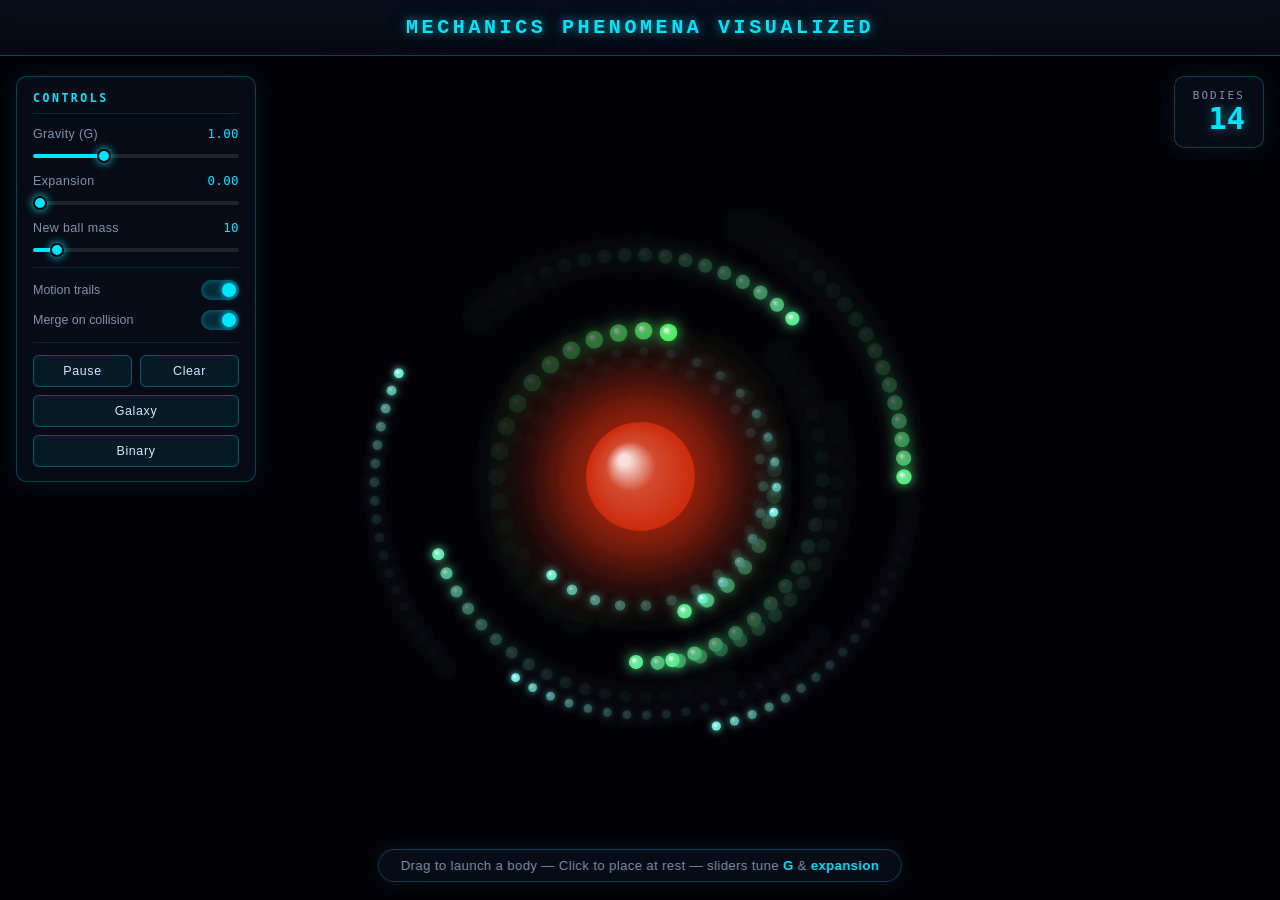
<file: physics-lesson.html>
<!DOCTYPE html>
<html lang="en">
<head>
<meta charset="UTF-8" />
<meta name="viewport" content="width=device-width, initial-scale=1.0" />
<title>Mechanics Phenomena Visualized</title>
<style>
  :root {
    --bg: #05070d;
    --panel: rgba(10, 16, 28, 0.72);
    --panel-border: rgba(0, 229, 255, 0.25);
    --accent: #00e5ff;
    --accent-soft: rgba(0, 229, 255, 0.15);
    --text: #cfe9ff;
    --text-dim: #7d93ad;
  }

  * { box-sizing: border-box; margin: 0; padding: 0; }

  html, body {
    width: 100%;
    height: 100%;
    overflow: hidden;
    background: var(--bg);
    color: var(--text);
    font-family: "Segoe UI", -apple-system, BlinkMacSystemFont, "Helvetica Neue", Arial, sans-serif;
    user-select: none;
  }

  /* Subtle starfield behind canvas */
  body::before {
    content: "";
    position: fixed;
    inset: 0;
    background:
      radial-gradient(1px 1px at 20% 30%, rgba(255,255,255,0.6), transparent 50%),
      radial-gradient(1px 1px at 70% 60%, rgba(255,255,255,0.4), transparent 50%),
      radial-gradient(1px 1px at 40% 80%, rgba(255,255,255,0.35), transparent 50%),
      radial-gradient(1.5px 1.5px at 85% 15%, rgba(180,220,255,0.5), transparent 50%),
      radial-gradient(1px 1px at 55% 45%, rgba(255,255,255,0.3), transparent 50%),
      radial-gradient(circle at 50% 50%, #070b16 0%, #05070d 70%);
    pointer-events: none;
    z-index: 0;
  }

  /* Title bar */
  .title-bar {
    position: fixed;
    top: 0; left: 0; right: 0;
    height: 56px;
    display: flex;
    align-items: center;
    justify-content: center;
    background: linear-gradient(180deg, rgba(8,14,26,0.9), rgba(8,14,26,0.4));
    border-bottom: 1px solid var(--panel-border);
    backdrop-filter: blur(8px);
    z-index: 10;
  }

  .title-bar h1 {
    font-size: 1.25rem;
    font-weight: 600;
    letter-spacing: 0.18em;
    text-transform: uppercase;
    color: var(--accent);
    text-shadow: 0 0 10px rgba(0, 229, 255, 0.6), 0 0 22px rgba(0, 229, 255, 0.25);
    font-family: "Consolas", "Courier New", monospace;
  }

  /* Canvas */
  #stage {
    position: fixed;
    top: 56px; left: 0;
    width: 100%;
    height: calc(100% - 56px);
    display: block;
    cursor: crosshair;
    z-index: 1;
  }

  /* Control panel */
  .panel {
    position: fixed;
    top: 76px;
    left: 16px;
    width: 240px;
    background: var(--panel);
    border: 1px solid var(--panel-border);
    border-radius: 10px;
    padding: 14px 16px;
    backdrop-filter: blur(10px);
    box-shadow: 0 0 22px rgba(0, 229, 255, 0.08), inset 0 0 18px rgba(0, 229, 255, 0.03);
    z-index: 20;
    font-size: 0.82rem;
  }

  .panel h2 {
    font-size: 0.72rem;
    letter-spacing: 0.22em;
    text-transform: uppercase;
    color: var(--accent);
    margin-bottom: 12px;
    padding-bottom: 8px;
    border-bottom: 1px solid rgba(0, 229, 255, 0.15);
    font-family: "Consolas", monospace;
  }

  .control { margin-bottom: 12px; }
  .control:last-child { margin-bottom: 0; }

  .control label {
    display: flex;
    justify-content: space-between;
    align-items: center;
    color: var(--text-dim);
    font-size: 0.78rem;
    margin-bottom: 5px;
    letter-spacing: 0.03em;
  }
  .control label .val {
    color: var(--accent);
    font-family: "Consolas", monospace;
    font-size: 0.78rem;
  }

  input[type="range"] {
    width: 100%;
    -webkit-appearance: none;
    appearance: none;
    height: 4px;
    background: linear-gradient(90deg, var(--accent) var(--pct, 50%), rgba(255,255,255,0.1) var(--pct, 50%));
    border-radius: 2px;
    outline: none;
  }
  input[type="range"]::-webkit-slider-thumb {
    -webkit-appearance: none;
    appearance: none;
    width: 14px; height: 14px;
    border-radius: 50%;
    background: var(--accent);
    border: 2px solid #05070d;
    box-shadow: 0 0 8px var(--accent);
    cursor: pointer;
  }
  input[type="range"]::-moz-range-thumb {
    width: 14px; height: 14px;
    border-radius: 50%;
    background: var(--accent);
    border: 2px solid #05070d;
    box-shadow: 0 0 8px var(--accent);
    cursor: pointer;
  }

  /* Toggles */
  .toggle-row {
    display: flex;
    align-items: center;
    justify-content: space-between;
    margin-bottom: 10px;
  }
  .toggle-row span {
    color: var(--text-dim);
    font-size: 0.78rem;
  }
  .switch {
    position: relative;
    width: 38px; height: 20px;
    flex-shrink: 0;
  }
  .switch input { opacity: 0; width: 0; height: 0; }
  .slider-sw {
    position: absolute; inset: 0;
    background: rgba(255,255,255,0.1);
    border-radius: 20px;
    cursor: pointer;
    transition: background 0.2s;
  }
  .slider-sw::before {
    content: "";
    position: absolute;
    height: 14px; width: 14px;
    left: 3px; top: 3px;
    background: #8aa0b8;
    border-radius: 50%;
    transition: transform 0.2s, background 0.2s;
  }
  .switch input:checked + .slider-sw {
    background: var(--accent-soft);
    box-shadow: inset 0 0 6px rgba(0,229,255,0.4);
  }
  .switch input:checked + .slider-sw::before {
    transform: translateX(18px);
    background: var(--accent);
    box-shadow: 0 0 6px var(--accent);
  }

  .divider {
    height: 1px;
    background: rgba(0, 229, 255, 0.12);
    margin: 12px 0;
  }

  /* Buttons */
  .btn-row {
    display: grid;
    grid-template-columns: 1fr 1fr;
    gap: 8px;
  }
  .btn-row .full { grid-column: 1 / -1; }

  .pbtn {
    padding: 8px 10px;
    font-size: 0.78rem;
    letter-spacing: 0.05em;
    color: var(--text);
    background: rgba(0, 229, 255, 0.07);
    border: 1px solid rgba(0, 229, 255, 0.3);
    border-radius: 6px;
    cursor: pointer;
    transition: all 0.18s ease;
    font-family: inherit;
  }
  .pbtn:hover {
    background: rgba(0, 229, 255, 0.18);
    border-color: var(--accent);
    box-shadow: 0 0 10px rgba(0, 229, 255, 0.25);
  }
  .pbtn.active {
    background: var(--accent);
    color: #05070d;
    border-color: var(--accent);
    font-weight: 600;
    box-shadow: 0 0 12px rgba(0, 229, 255, 0.5);
  }

  /* Ball count (top-right) */
  .counter {
    position: fixed;
    top: 76px;
    right: 16px;
    background: var(--panel);
    border: 1px solid var(--panel-border);
    border-radius: 10px;
    padding: 12px 18px;
    backdrop-filter: blur(10px);
    box-shadow: 0 0 22px rgba(0, 229, 255, 0.08);
    z-index: 20;
    text-align: right;
  }
  .counter .label {
    font-size: 0.68rem;
    letter-spacing: 0.2em;
    text-transform: uppercase;
    color: var(--text-dim);
    font-family: "Consolas", monospace;
  }
  .counter .num {
    font-size: 1.9rem;
    font-weight: 700;
    color: var(--accent);
    font-family: "Consolas", monospace;
    line-height: 1.1;
    text-shadow: 0 0 12px rgba(0, 229, 255, 0.5);
  }

  /* Instruction hint (bottom center) */
  .hint {
    position: fixed;
    bottom: 18px;
    left: 50%;
    transform: translateX(-50%);
    background: var(--panel);
    border: 1px solid var(--panel-border);
    border-radius: 999px;
    padding: 8px 22px;
    backdrop-filter: blur(10px);
    box-shadow: 0 0 18px rgba(0, 229, 255, 0.08);
    z-index: 20;
    font-size: 0.82rem;
    color: var(--text-dim);
    letter-spacing: 0.03em;
    white-space: nowrap;
  }
  .hint b { color: var(--accent); font-weight: 600; }

  /* Drag preview line */
  .drag-line {
    position: fixed;
    pointer-events: none;
    z-index: 15;
    color: var(--accent);
  }

  @media (max-width: 640px) {
    .panel { width: calc(100% - 32px); max-width: 260px; }
    .counter { padding: 8px 12px; }
    .counter .num { font-size: 1.4rem; }
    .hint { font-size: 0.72rem; padding: 7px 14px; white-space: normal; text-align: center; max-width: 90%; }
  }
</style>
</head>
<body>

<div class="title-bar">
  <h1>Mechanics Phenomena Visualized</h1>
</div>

<canvas id="stage"></canvas>

<!-- Control panel -->
<div class="panel" id="panel">
  <h2>Controls</h2>

  <div class="control">
    <label>Gravity (G) <span class="val" id="gVal">1.00</span></label>
    <input type="range" id="gSlider" min="0" max="3" step="0.01" value="1" />
  </div>

  <div class="control">
    <label>Expansion <span class="val" id="expVal">0.00</span></label>
    <input type="range" id="expSlider" min="0" max="1" step="0.01" value="0" />
  </div>

  <div class="control">
    <label>New ball mass <span class="val" id="massVal">10</span></label>
    <input type="range" id="massSlider" min="1" max="100" step="1" value="10" />
  </div>

  <div class="divider"></div>

  <div class="toggle-row">
    <span>Motion trails</span>
    <label class="switch">
      <input type="checkbox" id="trailToggle" checked />
      <span class="slider-sw"></span>
    </label>
  </div>

  <div class="toggle-row">
    <span>Merge on collision</span>
    <label class="switch">
      <input type="checkbox" id="mergeToggle" checked />
      <span class="slider-sw"></span>
    </label>
  </div>

  <div class="divider"></div>

  <div class="btn-row">
    <button class="pbtn" id="pauseBtn">Pause</button>
    <button class="pbtn" id="clearBtn">Clear</button>
    <button class="pbtn full" id="galaxyBtn">Galaxy</button>
    <button class="pbtn full" id="binaryBtn">Binary</button>
  </div>
</div>

<!-- Ball counter -->
<div class="counter">
  <div class="label">Bodies</div>
  <div class="num" id="ballCount">0</div>
</div>

<!-- Instruction hint -->
<div class="hint">
  Drag to launch a body — Click to place at rest — sliders tune <b>G</b> &amp; <b>expansion</b>
</div>

<script>
"use strict";

const canvas = document.getElementById("stage");
const ctx = canvas.getContext("2d");

// ----- State -----
const state = {
  bodies: [],
  G: 1.0,
  expansion: 0.0,
  newMass: 10,
  showTrails: true,
  mergeEnabled: true,
  paused: false,
  drag: null,      // { x, y } start point while dragging
  mouse: { x: 0, y: 0 },
};

// Physical tuning constants
const SOFTENING = 4;            // gravity softening (avoids singularity)
const DT = 0.5;                 // base timestep
const SUBSTEPS = 2;             // physics substeps per frame for stability
const DENSITY = 0.4;            // mass -> radius: r = (mass / DENSITY)^(1/3) * k
const RADIUS_K = 2.2;

// ----- Helpers -----
function radiusFromMass(m) {
  return Math.pow(m / DENSITY, 1 / 3) * RADIUS_K;
}

// Map mass to color: low mass -> bluish-white, high mass -> red/orange
function colorFromMass(m) {
  // normalize mass into 0..1 range (log-ish)
  const t = Math.min(1, Math.log10(m + 1) / Math.log10(3000));
  // hue: 210 (blue) -> 10 (red/orange)
  const hue = 210 - 200 * t;
  // lightness: high for small (white-blue), lower for large (deep red)
  const light = 72 - 30 * t;
  const sat = 70 + 20 * t;
  return `hsl(${hue}, ${sat}%, ${light}%)`;
}

function makeBody(x, y, vx, vy, mass) {
  return { x, y, vx, vy, mass, r: radiusFromMass(mass) };
}

// ----- Canvas sizing -----
function resize() {
  const dpr = window.devicePixelRatio || 1;
  canvas.width = Math.floor(window.innerWidth * dpr);
  canvas.height = Math.floor((window.innerHeight - 56) * dpr);
  canvas.style.width = window.innerWidth + "px";
  canvas.style.height = (window.innerHeight - 56) + "px";
  ctx.setTransform(dpr, 0, 0, dpr, 0, 0);
}
window.addEventListener("resize", resize);
resize();

function viewW() { return window.innerWidth; }
function viewH() { return window.innerHeight - 56; }
function centerX() { return viewW() / 2; }
function centerY() { return viewH() / 2; }

// ----- Physics -----
function stepPhysics(dt) {
  const bodies = state.bodies;
  const n = bodies.length;
  const G = state.G * 60; // scale G for visible motion
  const exp = state.expansion * 0.0008;

  // Compute accelerations
  const ax = new Float64Array(n);
  const ay = new Float64Array(n);

  for (let i = 0; i < n; i++) {
    const bi = bodies[i];
    for (let j = i + 1; j < n; j++) {
      const bj = bodies[j];
      let dx = bj.x - bi.x;
      let dy = bj.y - bi.y;
      const distSq = dx * dx + dy * dy + SOFTENING * SOFTENING;
      const invDist = 1 / Math.sqrt(distSq);
      const invDist3 = invDist * invDist * invDist;
      const f = G * invDist3;
      const fx = dx * f;
      const fy = dy * f;
      ax[i] += fx * bj.mass;
      ay[i] += fy * bj.mass;
      ax[j] -= fx * bi.mass;
      ay[j] -= fy * bi.mass;
    }
  }

  // Universe expansion: outward acceleration from center of mass
  if (exp > 0 && n > 0) {
    let cx = 0, cy = 0, mtot = 0;
    for (let i = 0; i < n; i++) { cx += bodies[i].x * bodies[i].mass; cy += bodies[i].y * bodies[i].mass; mtot += bodies[i].mass; }
    cx /= mtot; cy /= mtot;
    for (let i = 0; i < n; i++) {
      ax[i] += (bodies[i].x - cx) * exp;
      ay[i] += (bodies[i].y - cy) * exp;
    }
  }

  // Integrate (semi-implicit Euler)
  for (let i = 0; i < n; i++) {
    const b = bodies[i];
    b.vx += ax[i] * dt;
    b.vy += ay[i] * dt;
    b.x += b.vx * dt;
    b.y += b.vy * dt;
  }

  // Collisions / merging
  if (state.mergeEnabled) {
    handleMerging();
  }
}

function handleMerging() {
  const bodies = state.bodies;
  let merged = true;
  while (merged) {
    merged = false;
    outer:
    for (let i = 0; i < bodies.length; i++) {
      for (let j = i + 1; j < bodies.length; j++) {
        const a = bodies[i], b = bodies[j];
        const dx = b.x - a.x, dy = b.y - a.y;
        const dist = Math.sqrt(dx * dx + dy * dy);
        if (dist < a.r + b.r) {
          // Merge: conserve momentum & mass
          const m = a.mass + b.mass;
          const nx = (a.x * a.mass + b.x * b.mass) / m;
          const ny = (a.y * a.mass + b.y * b.mass) / m;
          const nvx = (a.vx * a.mass + b.vx * b.mass) / m;
          const nvy = (a.vy * a.mass + b.vy * b.mass) / m;
          const mergedBody = makeBody(nx, ny, nvx, nvy, m);
          // remove a and b, add merged
          bodies.splice(j, 1);
          bodies.splice(i, 1);
          bodies.push(mergedBody);
          merged = true;
          break outer;
        }
      }
    }
  }
}

// ----- Rendering -----
function render() {
  const w = viewW(), h = viewH();

  if (state.showTrails) {
    // Fade previous frame for motion trails
    ctx.fillStyle = "rgba(5, 7, 13, 0.22)";
    ctx.fillRect(0, 0, w, h);
  } else {
    ctx.fillStyle = "#05070d";
    ctx.fillRect(0, 0, w, h);
  }

  // Draw bodies
  for (const b of state.bodies) {
    drawBody(b);
  }

  // Draw drag preview
  if (state.drag) {
    const d = state.drag;
    const dx = state.mouse.x - d.x;
    const dy = state.mouse.y - d.y;
    const dist = Math.sqrt(dx * dx + dy * dy);

    // ghost ball at launch point
    const r = radiusFromMass(state.newMass);
    ctx.beginPath();
    ctx.arc(d.x, d.y, r, 0, Math.PI * 2);
    ctx.fillStyle = "rgba(0, 229, 255, 0.25)";
    ctx.fill();
    ctx.strokeStyle = "rgba(0, 229, 255, 0.8)";
    ctx.lineWidth = 1.5;
    ctx.setLineDash([4, 4]);
    ctx.stroke();
    ctx.setLineDash([]);

    // velocity vector (slingshot: opposite to drag)
    const vx = -dx * 0.15;
    const vy = -dy * 0.15;
    ctx.beginPath();
    ctx.moveTo(d.x, d.y);
    ctx.lineTo(d.x + vx, d.y + vy);
    ctx.strokeStyle = "rgba(0, 229, 255, 0.9)";
    ctx.lineWidth = 2;
    ctx.stroke();

    // arrowhead
    const ang = Math.atan2(vy, vx);
    const len = Math.min(14, dist * 0.15);
    ctx.beginPath();
    ctx.moveTo(d.x + vx, d.y + vy);
    ctx.lineTo(d.x + vx - len * Math.cos(ang - 0.5), d.y + vy - len * Math.sin(ang - 0.5));
    ctx.moveTo(d.x + vx, d.y + vy);
    ctx.lineTo(d.x + vx - len * Math.cos(ang + 0.5), d.y + vy - len * Math.sin(ang + 0.5));
    ctx.stroke();
  }
}

function drawBody(b) {
  const color = colorFromMass(b.mass);
  // glow
  ctx.save();
  ctx.shadowColor = color;
  ctx.shadowBlur = b.r * 1.6;
  ctx.beginPath();
  ctx.arc(b.x, b.y, b.r, 0, Math.PI * 2);
  ctx.fillStyle = color;
  ctx.fill();
  ctx.restore();

  // bright core highlight
  const grad = ctx.createRadialGradient(
    b.x - b.r * 0.3, b.y - b.r * 0.3, b.r * 0.1,
    b.x, b.y, b.r
  );
  grad.addColorStop(0, "rgba(255,255,255,0.85)");
  grad.addColorStop(0.4, "rgba(255,255,255,0.15)");
  grad.addColorStop(1, "rgba(255,255,255,0)");
  ctx.beginPath();
  ctx.arc(b.x, b.y, b.r, 0, Math.PI * 2);
  ctx.fillStyle = grad;
  ctx.fill();
}

// ----- Main loop -----
function loop() {
  if (!state.paused) {
    const dt = DT / SUBSTEPS;
    for (let s = 0; s < SUBSTEPS; s++) {
      stepPhysics(dt);
    }
  }
  render();
  updateCounter();
  requestAnimationFrame(loop);
}

// ----- Counter -----
const ballCountEl = document.getElementById("ballCount");
function updateCounter() {
  ballCountEl.textContent = state.bodies.length;
}

// ----- Scenes -----
function clearBodies() {
  state.bodies = [];
}

function spawnGalaxy() {
  clearBodies();
  const cx = centerX(), cy = centerY();
  const starMass = 6000;
  // central big star
  state.bodies.push(makeBody(cx, cy, 0, 0, starMass));

  const G = state.G * 60;
  const count = 14;
  for (let i = 0; i < count; i++) {
    const angle = (i / count) * Math.PI * 2 + Math.random() * 0.3;
    const r = 90 + Math.random() * 260;
    const x = cx + Math.cos(angle) * r;
    const y = cy + Math.sin(angle) * r;
    // circular orbit speed: v = sqrt(G*M/r)
    const speed = Math.sqrt((G * starMass) / r);
    // tangential velocity (perpendicular to radius)
    const vx = -Math.sin(angle) * speed;
    const vy = Math.cos(angle) * speed;
    const mass = 3 + Math.random() * 14;
    state.bodies.push(makeBody(x, y, vx, vy, mass));
  }
}

function spawnBinary() {
  clearBodies();
  const cx = centerX(), cy = centerY();
  const G = state.G * 60;
  const m1 = 2500, m2 = 2500;
  const sep = 120; // distance between the two stars
  // Place them symmetrically around center, orbiting their common COM
  const r1 = sep / 2, r2 = sep / 2;
  const x1 = cx - r1, y1 = cy;
  const x2 = cx + r2, y2 = cy;
  // orbital speed for each around COM: v = sqrt(G * m_other^2 / ((m1+m2) * r))
  const v = Math.sqrt((G * m2 * m2) / ((m1 + m2) * r1));
  state.bodies.push(makeBody(x1, y1, 0, -v, m1));
  state.bodies.push(makeBody(x2, y2, 0, v, m2));

  // Outer asteroids orbiting the binary COM
  const M = m1 + m2;
  const astCount = 18;
  for (let i = 0; i < astCount; i++) {
    const angle = (i / astCount) * Math.PI * 2 + Math.random() * 0.4;
    const r = 200 + Math.random() * 220;
    const x = cx + Math.cos(angle) * r;
    const y = cy + Math.sin(angle) * r;
    const speed = Math.sqrt((G * M) / r);
    const vx = -Math.sin(angle) * speed;
    const vy = Math.cos(angle) * speed;
    const mass = 1 + Math.random() * 5;
    state.bodies.push(makeBody(x, y, vx, vy, mass));
  }
}

// ----- Controls -----
function bindSlider(id, valId, onChange, fmt) {
  const slider = document.getElementById(id);
  const valEl = document.getElementById(valId);
  const update = () => {
    const v = parseFloat(slider.value);
    valEl.textContent = fmt ? fmt(v) : v;
    onChange(v);
    slider.style.setProperty("--pct", ((slider.value - slider.min) / (slider.max - slider.min) * 100) + "%");
  };
  slider.addEventListener("input", update);
  update();
}

bindSlider("gSlider", "gVal", v => { state.G = v; }, v => v.toFixed(2));
bindSlider("expSlider", "expVal", v => { state.expansion = v; }, v => v.toFixed(2));
bindSlider("massSlider", "massVal", v => { state.newMass = v; }, v => String(Math.round(v)));

document.getElementById("trailToggle").addEventListener("change", e => {
  state.showTrails = e.target.checked;
});
document.getElementById("mergeToggle").addEventListener("change", e => {
  state.mergeEnabled = e.target.checked;
});

const pauseBtn = document.getElementById("pauseBtn");
pauseBtn.addEventListener("click", () => {
  state.paused = !state.paused;
  pauseBtn.textContent = state.paused ? "Resume" : "Pause";
  pauseBtn.classList.toggle("active", state.paused);
});

document.getElementById("clearBtn").addEventListener("click", clearBodies);
document.getElementById("galaxyBtn").addEventListener("click", spawnGalaxy);
document.getElementById("binaryBtn").addEventListener("click", spawnBinary);

// ----- Mouse interaction -----
function getMouse(e) {
  const rect = canvas.getBoundingClientRect();
  return { x: e.clientX - rect.left, y: e.clientY - rect.top };
}

canvas.addEventListener("mousedown", e => {
  const p = getMouse(e);
  state.drag = { x: p.x, y: p.y };
});

canvas.addEventListener("mousemove", e => {
  const p = getMouse(e);
  state.mouse.x = p.x;
  state.mouse.y = p.y;
});

canvas.addEventListener("mouseup", e => {
  if (!state.drag) return;
  const p = getMouse(e);
  const dx = p.x - state.drag.x;
  const dy = p.y - state.drag.y;
  const dist = Math.sqrt(dx * dx + dy * dy);
  if (dist < 6) {
    // click: place at rest
    state.bodies.push(makeBody(state.drag.x, state.drag.y, 0, 0, state.newMass));
  } else {
    // slingshot: velocity opposite to drag, magnitude proportional to drag length
    const speedScale = 0.15;
    const vx = -dx * speedScale;
    const vy = -dy * speedScale;
    state.bodies.push(makeBody(state.drag.x, state.drag.y, vx, vy, state.newMass));
  }
  state.drag = null;
});

canvas.addEventListener("mouseleave", () => {
  state.drag = null;
});

// Touch support
canvas.addEventListener("touchstart", e => {
  e.preventDefault();
  const t = e.touches[0];
  const p = getMouse(t);
  state.drag = { x: p.x, y: p.y };
  state.mouse.x = p.x; state.mouse.y = p.y;
}, { passive: false });

canvas.addEventListener("touchmove", e => {
  e.preventDefault();
  const t = e.touches[0];
  const p = getMouse(t);
  state.mouse.x = p.x; state.mouse.y = p.y;
}, { passive: false });

canvas.addEventListener("touchend", e => {
  e.preventDefault();
  if (!state.drag) return;
  const p = state.mouse;
  const dx = p.x - state.drag.x;
  const dy = p.y - state.drag.y;
  const dist = Math.sqrt(dx * dx + dy * dy);
  if (dist < 6) {
    state.bodies.push(makeBody(state.drag.x, state.drag.y, 0, 0, state.newMass));
  } else {
    state.bodies.push(makeBody(state.drag.x, state.drag.y, -dx * 0.15, -dy * 0.15, state.newMass));
  }
  state.drag = null;
}, { passive: false });

// ----- Init: auto-load Galaxy scene -----
spawnGalaxy();
loop();
</script>

</body>
</html>
</file>
